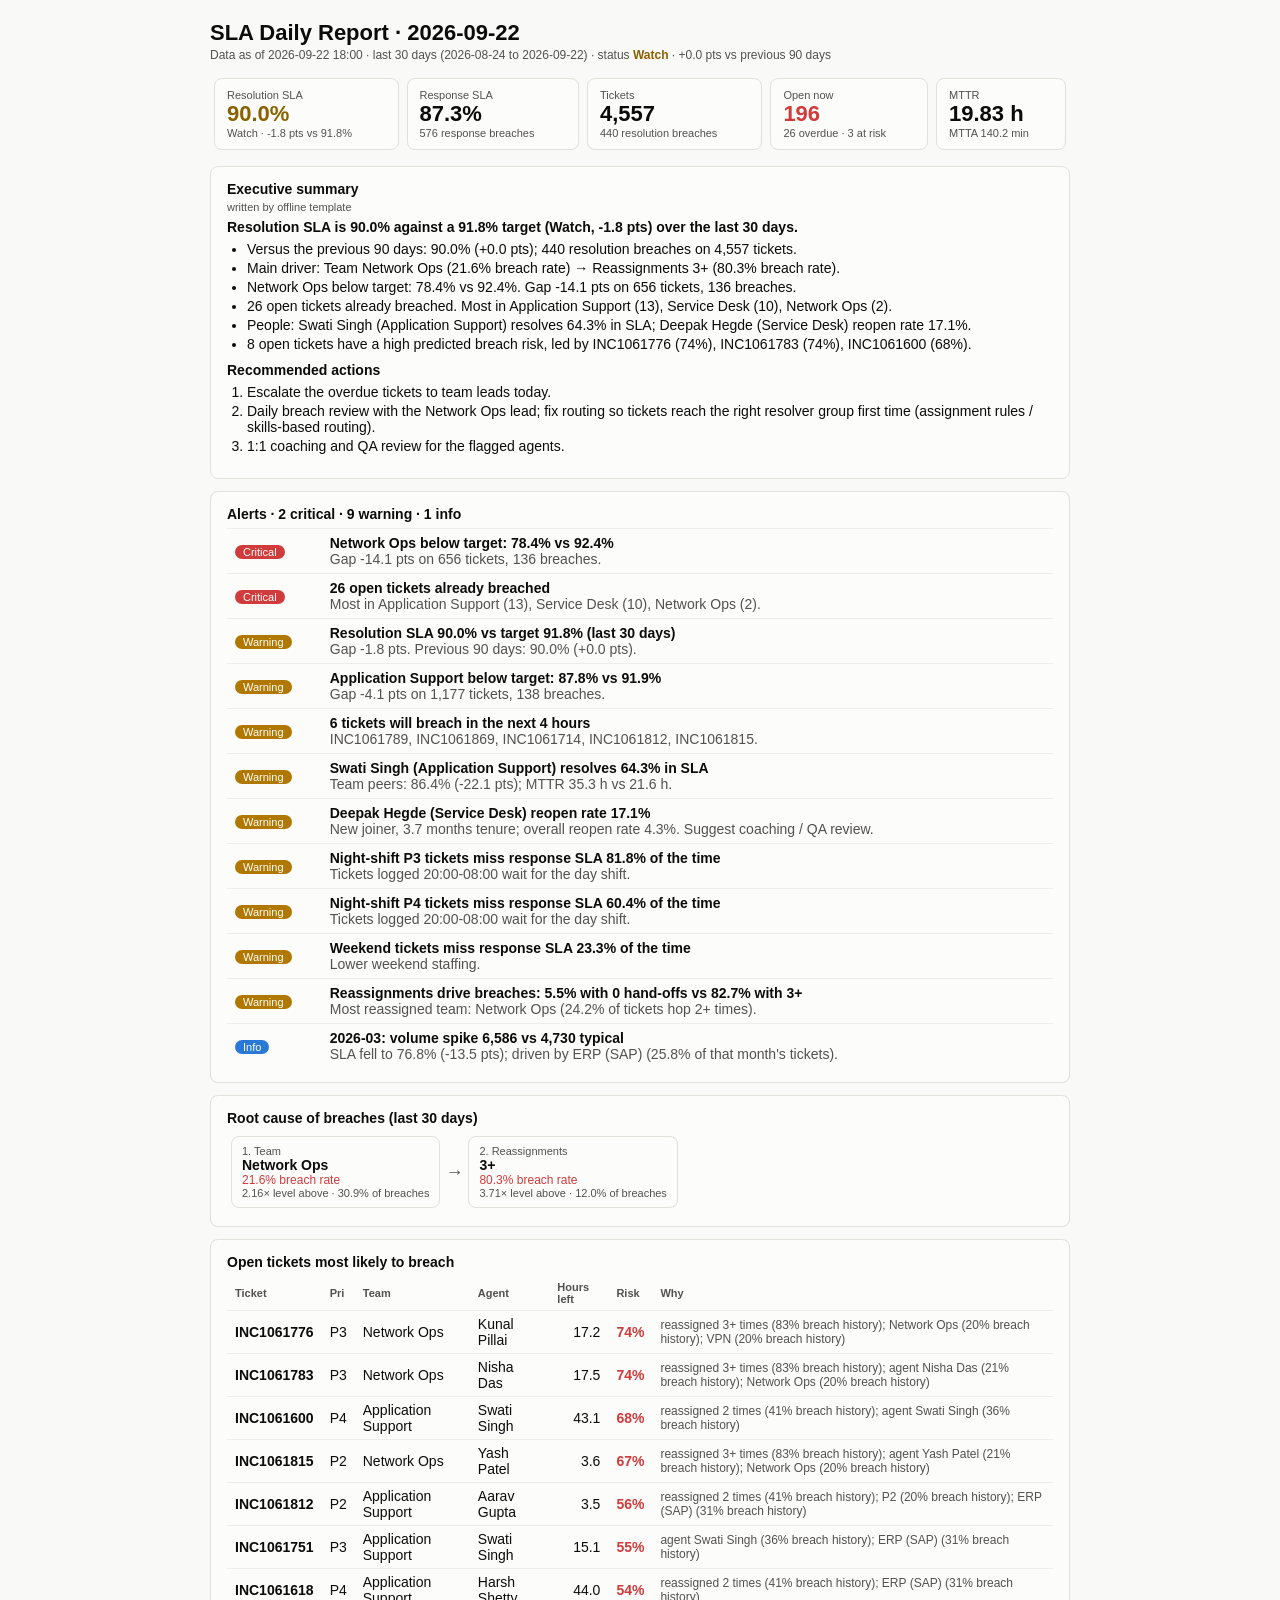
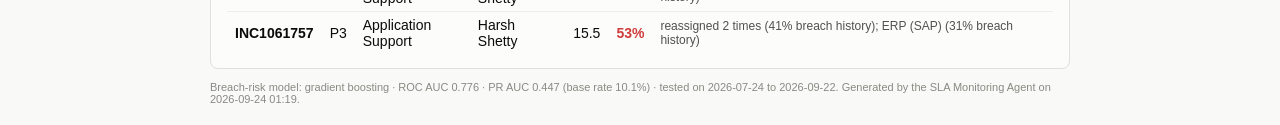
<file: docs/sample_report/sla_report_2026-09-22.html>
<!doctype html>
<html><head><meta charset="utf-8"><title>SLA Daily Report 2026-09-22</title></head>
<body style="margin:0;background:#f9f9f7;font-family:Segoe UI,Arial,sans-serif;color:#0b0b0b;font-size:14px">
<div style="max-width:860px;margin:0 auto;padding:20px">
  <div style="font-size:22px;font-weight:700">SLA Daily Report · 2026-09-22</div>
  <div style="color:#52514e;font-size:12px;margin-top:2px">Data as of 2026-09-22 18:00 · last 30 days
   (2026-08-24 to 2026-09-22) · status
   <b style="color:#8a6100">Watch</b> · +0.0 pts vs previous 90 days</div>
  <table role="presentation" style="width:100%;border-collapse:collapse;margin-top:12px"><tr><td style="padding:4px"><div style="border:1px solid #e1e0d9;border-radius:8px;background:#fcfcfb;padding:10px 12px"><div style="font-size:11px;color:#52514e">Resolution SLA</div><div style="font-size:22px;font-weight:700;color:#8a6100">90.0%</div><div style="font-size:11px;color:#52514e">Watch · -1.8 pts vs 91.8%</div></div></td><td style="padding:4px"><div style="border:1px solid #e1e0d9;border-radius:8px;background:#fcfcfb;padding:10px 12px"><div style="font-size:11px;color:#52514e">Response SLA</div><div style="font-size:22px;font-weight:700;color:#0b0b0b">87.3%</div><div style="font-size:11px;color:#52514e">576 response breaches</div></div></td><td style="padding:4px"><div style="border:1px solid #e1e0d9;border-radius:8px;background:#fcfcfb;padding:10px 12px"><div style="font-size:11px;color:#52514e">Tickets</div><div style="font-size:22px;font-weight:700;color:#0b0b0b">4,557</div><div style="font-size:11px;color:#52514e">440 resolution breaches</div></div></td><td style="padding:4px"><div style="border:1px solid #e1e0d9;border-radius:8px;background:#fcfcfb;padding:10px 12px"><div style="font-size:11px;color:#52514e">Open now</div><div style="font-size:22px;font-weight:700;color:#d03b3b">196</div><div style="font-size:11px;color:#52514e">26 overdue · 3 at risk</div></div></td><td style="padding:4px"><div style="border:1px solid #e1e0d9;border-radius:8px;background:#fcfcfb;padding:10px 12px"><div style="font-size:11px;color:#52514e">MTTR</div><div style="font-size:22px;font-weight:700;color:#0b0b0b">19.83 h</div><div style="font-size:11px;color:#52514e">MTTA 140.2 min</div></div></td></tr></table>
  <div style="background:#fcfcfb;border:1px solid #e1e0d9;border-radius:8px;padding:14px 16px;margin:12px 0"><div style="font-weight:700;margin-bottom:4px">Executive summary</div>
   <div style="font-size:11px;color:#52514e;margin-bottom:6px">written by offline template</div><p style="margin:6px 0"><b>Resolution SLA is 90.0% against a 91.8% target (Watch, -1.8 pts) over the last 30 days.</b></p>
<ul style="margin:6px 0 10px 20px;padding:0">
<li style="margin:3px 0">Versus the previous 90 days: 90.0% (+0.0 pts); 440 resolution breaches on 4,557 tickets.</li>
<li style="margin:3px 0">Main driver: Team Network Ops (21.6% breach rate) → Reassignments 3+ (80.3% breach rate).</li>
<li style="margin:3px 0">Network Ops below target: 78.4% vs 92.4%. Gap -14.1 pts on 656 tickets, 136 breaches.</li>
<li style="margin:3px 0">26 open tickets already breached. Most in Application Support (13), Service Desk (10), Network Ops (2).</li>
<li style="margin:3px 0">People: Swati Singh (Application Support) resolves 64.3% in SLA; Deepak Hegde (Service Desk) reopen rate 17.1%.</li>
<li style="margin:3px 0">8 open tickets have a high predicted breach risk, led by INC1061776 (74%), INC1061783 (74%), INC1061600 (68%).</li>
</ul>
<p style="margin:6px 0"><b>Recommended actions</b></p>
<ol style="margin:6px 0 10px 20px;padding:0">
<li style="margin:3px 0">Escalate the overdue tickets to team leads today.</li>
<li style="margin:3px 0">Daily breach review with the Network Ops lead; fix routing so tickets reach the right resolver group first time (assignment rules / skills-based routing).</li>
<li style="margin:3px 0">1:1 coaching and QA review for the flagged agents.</li>
</ol></div>
  <div style="background:#fcfcfb;border:1px solid #e1e0d9;border-radius:8px;padding:14px 16px;margin:12px 0"><div style="font-weight:700;margin-bottom:6px">Alerts · 2 critical ·
    9 warning · 1 info</div>
   <table style="width:100%;border-collapse:collapse"><tr><td style="padding:6px 8px;border-top:1px solid #eeede8;white-space:nowrap"><span style="display:inline-block;padding:1px 8px;border-radius:10px;font-size:11px;color:#fff;background:#d03b3b">Critical</span></td><td style="padding:6px 8px;border-top:1px solid #eeede8"><b>Network Ops below target: 78.4% vs 92.4%</b><br><span style="color:#52514e">Gap -14.1 pts on 656 tickets, 136 breaches.</span></td></tr><tr><td style="padding:6px 8px;border-top:1px solid #eeede8;white-space:nowrap"><span style="display:inline-block;padding:1px 8px;border-radius:10px;font-size:11px;color:#fff;background:#d03b3b">Critical</span></td><td style="padding:6px 8px;border-top:1px solid #eeede8"><b>26 open tickets already breached</b><br><span style="color:#52514e">Most in Application Support (13), Service Desk (10), Network Ops (2).</span></td></tr><tr><td style="padding:6px 8px;border-top:1px solid #eeede8;white-space:nowrap"><span style="display:inline-block;padding:1px 8px;border-radius:10px;font-size:11px;color:#fff;background:#b07800">Warning</span></td><td style="padding:6px 8px;border-top:1px solid #eeede8"><b>Resolution SLA 90.0% vs target 91.8% (last 30 days)</b><br><span style="color:#52514e">Gap -1.8 pts. Previous 90 days: 90.0% (+0.0 pts).</span></td></tr><tr><td style="padding:6px 8px;border-top:1px solid #eeede8;white-space:nowrap"><span style="display:inline-block;padding:1px 8px;border-radius:10px;font-size:11px;color:#fff;background:#b07800">Warning</span></td><td style="padding:6px 8px;border-top:1px solid #eeede8"><b>Application Support below target: 87.8% vs 91.9%</b><br><span style="color:#52514e">Gap -4.1 pts on 1,177 tickets, 138 breaches.</span></td></tr><tr><td style="padding:6px 8px;border-top:1px solid #eeede8;white-space:nowrap"><span style="display:inline-block;padding:1px 8px;border-radius:10px;font-size:11px;color:#fff;background:#b07800">Warning</span></td><td style="padding:6px 8px;border-top:1px solid #eeede8"><b>6 tickets will breach in the next 4 hours</b><br><span style="color:#52514e">INC1061789, INC1061869, INC1061714, INC1061812, INC1061815.</span></td></tr><tr><td style="padding:6px 8px;border-top:1px solid #eeede8;white-space:nowrap"><span style="display:inline-block;padding:1px 8px;border-radius:10px;font-size:11px;color:#fff;background:#b07800">Warning</span></td><td style="padding:6px 8px;border-top:1px solid #eeede8"><b>Swati Singh (Application Support) resolves 64.3% in SLA</b><br><span style="color:#52514e">Team peers: 86.4% (-22.1 pts); MTTR 35.3 h vs 21.6 h.</span></td></tr><tr><td style="padding:6px 8px;border-top:1px solid #eeede8;white-space:nowrap"><span style="display:inline-block;padding:1px 8px;border-radius:10px;font-size:11px;color:#fff;background:#b07800">Warning</span></td><td style="padding:6px 8px;border-top:1px solid #eeede8"><b>Deepak Hegde (Service Desk) reopen rate 17.1%</b><br><span style="color:#52514e">New joiner, 3.7 months tenure; overall reopen rate 4.3%. Suggest coaching / QA review.</span></td></tr><tr><td style="padding:6px 8px;border-top:1px solid #eeede8;white-space:nowrap"><span style="display:inline-block;padding:1px 8px;border-radius:10px;font-size:11px;color:#fff;background:#b07800">Warning</span></td><td style="padding:6px 8px;border-top:1px solid #eeede8"><b>Night-shift P3 tickets miss response SLA 81.8% of the time</b><br><span style="color:#52514e">Tickets logged 20:00-08:00 wait for the day shift.</span></td></tr><tr><td style="padding:6px 8px;border-top:1px solid #eeede8;white-space:nowrap"><span style="display:inline-block;padding:1px 8px;border-radius:10px;font-size:11px;color:#fff;background:#b07800">Warning</span></td><td style="padding:6px 8px;border-top:1px solid #eeede8"><b>Night-shift P4 tickets miss response SLA 60.4% of the time</b><br><span style="color:#52514e">Tickets logged 20:00-08:00 wait for the day shift.</span></td></tr><tr><td style="padding:6px 8px;border-top:1px solid #eeede8;white-space:nowrap"><span style="display:inline-block;padding:1px 8px;border-radius:10px;font-size:11px;color:#fff;background:#b07800">Warning</span></td><td style="padding:6px 8px;border-top:1px solid #eeede8"><b>Weekend tickets miss response SLA 23.3% of the time</b><br><span style="color:#52514e">Lower weekend staffing.</span></td></tr><tr><td style="padding:6px 8px;border-top:1px solid #eeede8;white-space:nowrap"><span style="display:inline-block;padding:1px 8px;border-radius:10px;font-size:11px;color:#fff;background:#b07800">Warning</span></td><td style="padding:6px 8px;border-top:1px solid #eeede8"><b>Reassignments drive breaches: 5.5% with 0 hand-offs vs 82.7% with 3+</b><br><span style="color:#52514e">Most reassigned team: Network Ops (24.2% of tickets hop 2+ times).</span></td></tr><tr><td style="padding:6px 8px;border-top:1px solid #eeede8;white-space:nowrap"><span style="display:inline-block;padding:1px 8px;border-radius:10px;font-size:11px;color:#fff;background:#2a78d6">Info</span></td><td style="padding:6px 8px;border-top:1px solid #eeede8"><b>2026-03: volume spike 6,586 vs 4,730 typical</b><br><span style="color:#52514e">SLA fell to 76.8% (-13.5 pts); driven by ERP (SAP) (25.8% of that month&#x27;s tickets).</span></td></tr></table></div>
  <div style="background:#fcfcfb;border:1px solid #e1e0d9;border-radius:8px;padding:14px 16px;margin:12px 0"><div style="font-weight:700;margin-bottom:6px">Root cause of breaches (last 30 days)</div><table role="presentation" style="border-collapse:collapse"><tr><td style="padding:4px"><div style="border:1px solid #e1e0d9;border-radius:8px;padding:8px 10px;background:#fcfcfb"><div style="font-size:11px;color:#52514e">1. Team</div><div style="font-weight:700">Network Ops</div><div style="font-size:12px;color:#d03b3b">21.6% breach rate</div><div style="font-size:11px;color:#52514e">2.16× level above · 30.9% of breaches</div></div></td><td style="color:#52514e;font-size:18px">→</td><td style="padding:4px"><div style="border:1px solid #e1e0d9;border-radius:8px;padding:8px 10px;background:#fcfcfb"><div style="font-size:11px;color:#52514e">2. Reassignments</div><div style="font-weight:700">3+</div><div style="font-size:12px;color:#d03b3b">80.3% breach rate</div><div style="font-size:11px;color:#52514e">3.71× level above · 12.0% of breaches</div></div></td></tr></table></div>
  <div style="background:#fcfcfb;border:1px solid #e1e0d9;border-radius:8px;padding:14px 16px;margin:12px 0"><div style="font-weight:700;margin-bottom:6px">Open tickets most likely to breach</div><table style="width:100%;border-collapse:collapse"><tr><th style="text-align:left;padding:5px 8px;font-size:11px;color:#52514e;font-weight:600">Ticket</th><th style="text-align:left;padding:5px 8px;font-size:11px;color:#52514e;font-weight:600">Pri</th><th style="text-align:left;padding:5px 8px;font-size:11px;color:#52514e;font-weight:600">Team</th><th style="text-align:left;padding:5px 8px;font-size:11px;color:#52514e;font-weight:600">Agent</th><th style="text-align:left;padding:5px 8px;font-size:11px;color:#52514e;font-weight:600">Hours left</th><th style="text-align:left;padding:5px 8px;font-size:11px;color:#52514e;font-weight:600">Risk</th><th style="text-align:left;padding:5px 8px;font-size:11px;color:#52514e;font-weight:600">Why</th></tr><tr><td style="padding:5px 8px;border-top:1px solid #eeede8"><b>INC1061776</b></td><td style="padding:5px 8px;border-top:1px solid #eeede8">P3</td><td style="padding:5px 8px;border-top:1px solid #eeede8">Network Ops</td><td style="padding:5px 8px;border-top:1px solid #eeede8">Kunal Pillai</td><td style="padding:5px 8px;border-top:1px solid #eeede8;text-align:right">17.2</td><td style="padding:5px 8px;border-top:1px solid #eeede8;text-align:right;color:#d03b3b;font-weight:700">74%</td><td style="padding:5px 8px;border-top:1px solid #eeede8;color:#52514e;font-size:12px">reassigned 3+ times (83% breach history); Network Ops (20% breach history); VPN (20% breach history)</td></tr><tr><td style="padding:5px 8px;border-top:1px solid #eeede8"><b>INC1061783</b></td><td style="padding:5px 8px;border-top:1px solid #eeede8">P3</td><td style="padding:5px 8px;border-top:1px solid #eeede8">Network Ops</td><td style="padding:5px 8px;border-top:1px solid #eeede8">Nisha Das</td><td style="padding:5px 8px;border-top:1px solid #eeede8;text-align:right">17.5</td><td style="padding:5px 8px;border-top:1px solid #eeede8;text-align:right;color:#d03b3b;font-weight:700">74%</td><td style="padding:5px 8px;border-top:1px solid #eeede8;color:#52514e;font-size:12px">reassigned 3+ times (83% breach history); agent Nisha Das (21% breach history); Network Ops (20% breach history)</td></tr><tr><td style="padding:5px 8px;border-top:1px solid #eeede8"><b>INC1061600</b></td><td style="padding:5px 8px;border-top:1px solid #eeede8">P4</td><td style="padding:5px 8px;border-top:1px solid #eeede8">Application Support</td><td style="padding:5px 8px;border-top:1px solid #eeede8">Swati Singh</td><td style="padding:5px 8px;border-top:1px solid #eeede8;text-align:right">43.1</td><td style="padding:5px 8px;border-top:1px solid #eeede8;text-align:right;color:#d03b3b;font-weight:700">68%</td><td style="padding:5px 8px;border-top:1px solid #eeede8;color:#52514e;font-size:12px">reassigned 2 times (41% breach history); agent Swati Singh (36% breach history)</td></tr><tr><td style="padding:5px 8px;border-top:1px solid #eeede8"><b>INC1061815</b></td><td style="padding:5px 8px;border-top:1px solid #eeede8">P2</td><td style="padding:5px 8px;border-top:1px solid #eeede8">Network Ops</td><td style="padding:5px 8px;border-top:1px solid #eeede8">Yash Patel</td><td style="padding:5px 8px;border-top:1px solid #eeede8;text-align:right">3.6</td><td style="padding:5px 8px;border-top:1px solid #eeede8;text-align:right;color:#d03b3b;font-weight:700">67%</td><td style="padding:5px 8px;border-top:1px solid #eeede8;color:#52514e;font-size:12px">reassigned 3+ times (83% breach history); agent Yash Patel (21% breach history); Network Ops (20% breach history)</td></tr><tr><td style="padding:5px 8px;border-top:1px solid #eeede8"><b>INC1061812</b></td><td style="padding:5px 8px;border-top:1px solid #eeede8">P2</td><td style="padding:5px 8px;border-top:1px solid #eeede8">Application Support</td><td style="padding:5px 8px;border-top:1px solid #eeede8">Aarav Gupta</td><td style="padding:5px 8px;border-top:1px solid #eeede8;text-align:right">3.5</td><td style="padding:5px 8px;border-top:1px solid #eeede8;text-align:right;color:#d03b3b;font-weight:700">56%</td><td style="padding:5px 8px;border-top:1px solid #eeede8;color:#52514e;font-size:12px">reassigned 2 times (41% breach history); P2 (20% breach history); ERP (SAP) (31% breach history)</td></tr><tr><td style="padding:5px 8px;border-top:1px solid #eeede8"><b>INC1061751</b></td><td style="padding:5px 8px;border-top:1px solid #eeede8">P3</td><td style="padding:5px 8px;border-top:1px solid #eeede8">Application Support</td><td style="padding:5px 8px;border-top:1px solid #eeede8">Swati Singh</td><td style="padding:5px 8px;border-top:1px solid #eeede8;text-align:right">15.1</td><td style="padding:5px 8px;border-top:1px solid #eeede8;text-align:right;color:#d03b3b;font-weight:700">55%</td><td style="padding:5px 8px;border-top:1px solid #eeede8;color:#52514e;font-size:12px">agent Swati Singh (36% breach history); ERP (SAP) (31% breach history)</td></tr><tr><td style="padding:5px 8px;border-top:1px solid #eeede8"><b>INC1061618</b></td><td style="padding:5px 8px;border-top:1px solid #eeede8">P4</td><td style="padding:5px 8px;border-top:1px solid #eeede8">Application Support</td><td style="padding:5px 8px;border-top:1px solid #eeede8">Harsh Shetty</td><td style="padding:5px 8px;border-top:1px solid #eeede8;text-align:right">44.0</td><td style="padding:5px 8px;border-top:1px solid #eeede8;text-align:right;color:#d03b3b;font-weight:700">54%</td><td style="padding:5px 8px;border-top:1px solid #eeede8;color:#52514e;font-size:12px">reassigned 2 times (41% breach history); ERP (SAP) (31% breach history)</td></tr><tr><td style="padding:5px 8px;border-top:1px solid #eeede8"><b>INC1061757</b></td><td style="padding:5px 8px;border-top:1px solid #eeede8">P3</td><td style="padding:5px 8px;border-top:1px solid #eeede8">Application Support</td><td style="padding:5px 8px;border-top:1px solid #eeede8">Harsh Shetty</td><td style="padding:5px 8px;border-top:1px solid #eeede8;text-align:right">15.5</td><td style="padding:5px 8px;border-top:1px solid #eeede8;text-align:right;color:#d03b3b;font-weight:700">53%</td><td style="padding:5px 8px;border-top:1px solid #eeede8;color:#52514e;font-size:12px">reassigned 2 times (41% breach history); ERP (SAP) (31% breach history)</td></tr></table></div>
  <div style="color:#8a8983;font-size:11px;margin-top:10px">Breach-risk model: gradient boosting · ROC AUC 0.776 ·
   PR AUC 0.447 (base rate 10.1%) · tested on 2026-07-24 to 2026-09-22.
   Generated by the SLA Monitoring Agent on 2026-09-24 01:19.</div>
</div></body></html>
</file>
